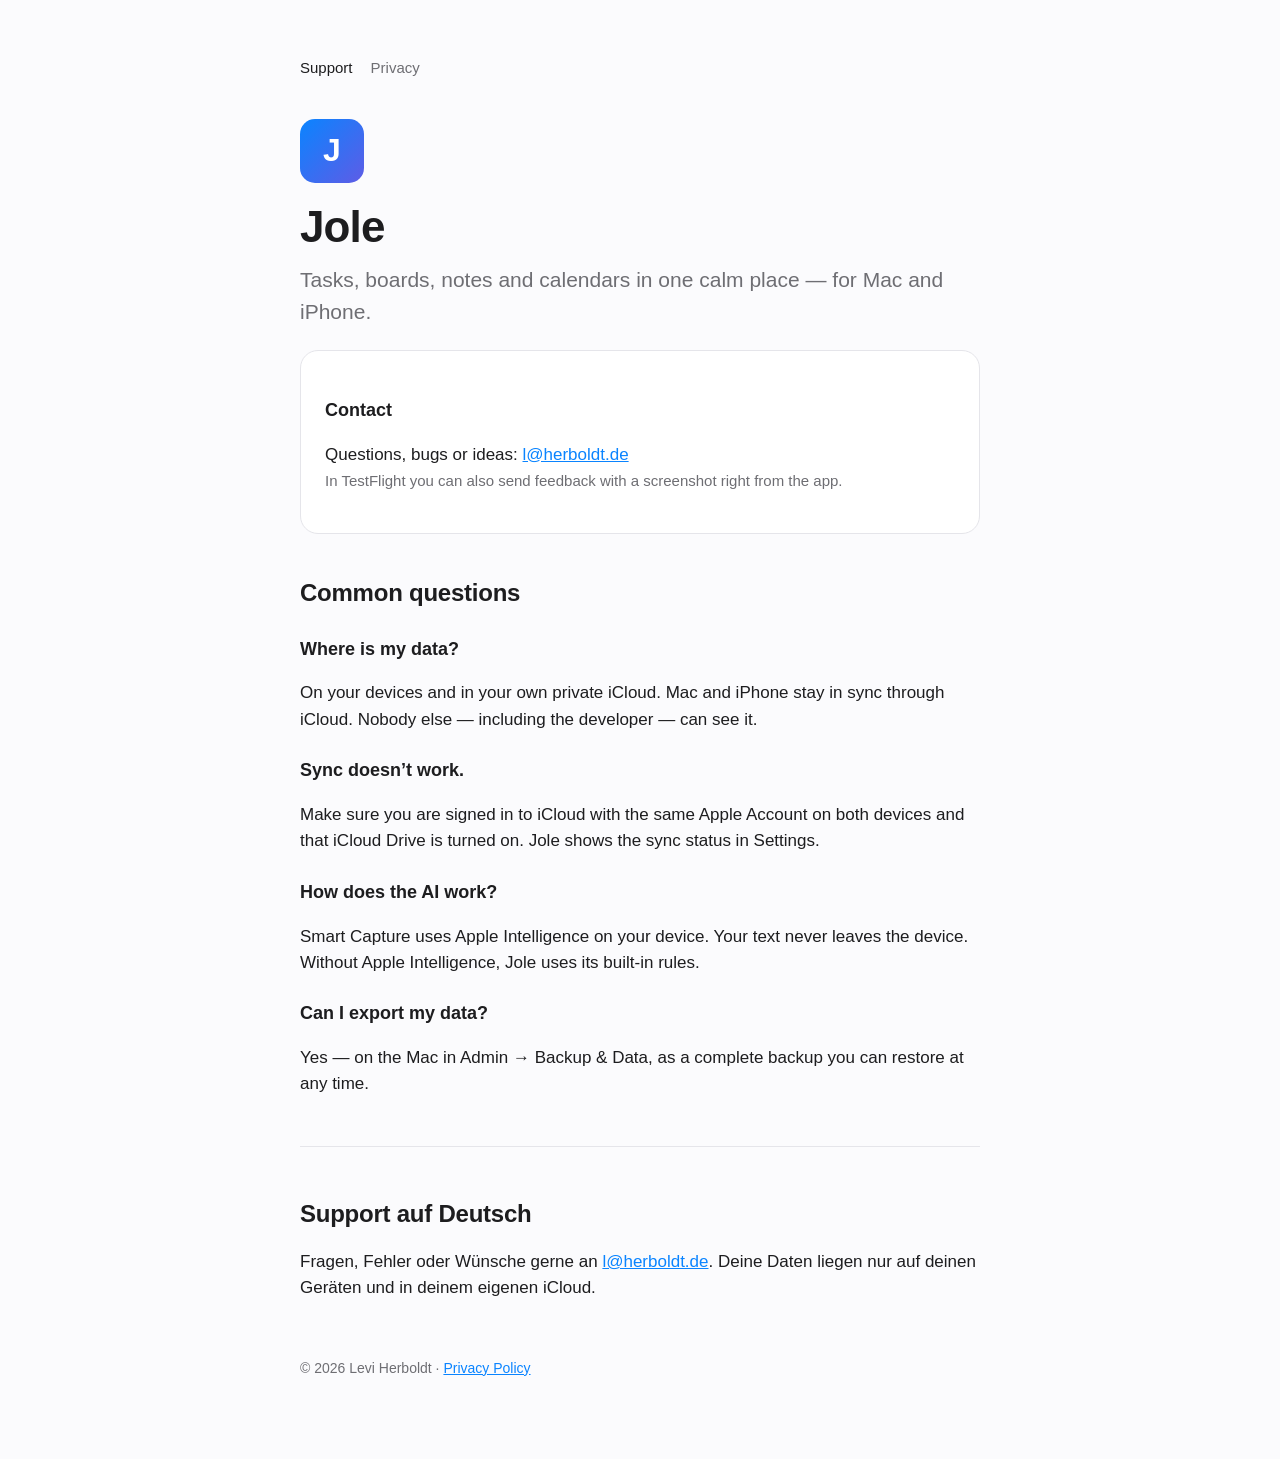
<file: index.html>
<!doctype html>
<html lang="en">
<head>
<meta charset="utf-8">
<meta name="viewport" content="width=device-width, initial-scale=1">
<title>Jole – Support</title>
<link rel="stylesheet" href="style.css">
</head>
<body>
<main>
  <nav><a href="./" aria-current="page">Support</a><a href="privacy.html">Privacy</a></nav>
  <div class="icon">J</div>
  <h1>Jole</h1>
  <p class="lead">Tasks, boards, notes and calendars in one calm place — for Mac and iPhone.</p>

  <div class="card">
    <h3>Contact</h3>
    <p>Questions, bugs or ideas: <a href="mailto:l@herboldt.de">l@herboldt.de</a><br>
    <span class="muted">In TestFlight you can also send feedback with a screenshot right from the app.</span></p>
  </div>

  <h2>Common questions</h2>
  <h3>Where is my data?</h3>
  <p>On your devices and in your own private iCloud. Mac and iPhone stay in sync through iCloud. Nobody else — including the developer — can see it.</p>
  <h3>Sync doesn’t work.</h3>
  <p>Make sure you are signed in to iCloud with the same Apple Account on both devices and that iCloud Drive is turned on. Jole shows the sync status in Settings.</p>
  <h3>How does the AI work?</h3>
  <p>Smart Capture uses Apple Intelligence on your device. Your text never leaves the device. Without Apple Intelligence, Jole uses its built-in rules.</p>
  <h3>Can I export my data?</h3>
  <p>Yes — on the Mac in Admin → Backup &amp; Data, as a complete backup you can restore at any time.</p>

  <hr>
  <h2 lang="de">Support auf Deutsch</h2>
  <p lang="de">Fragen, Fehler oder Wünsche gerne an <a href="mailto:l@herboldt.de">l@herboldt.de</a>. Deine Daten liegen nur auf deinen Geräten und in deinem eigenen iCloud.</p>

  <footer>© 2026 Levi Herboldt · <a href="privacy.html">Privacy Policy</a></footer>
</main>
</body>
</html>
</file>
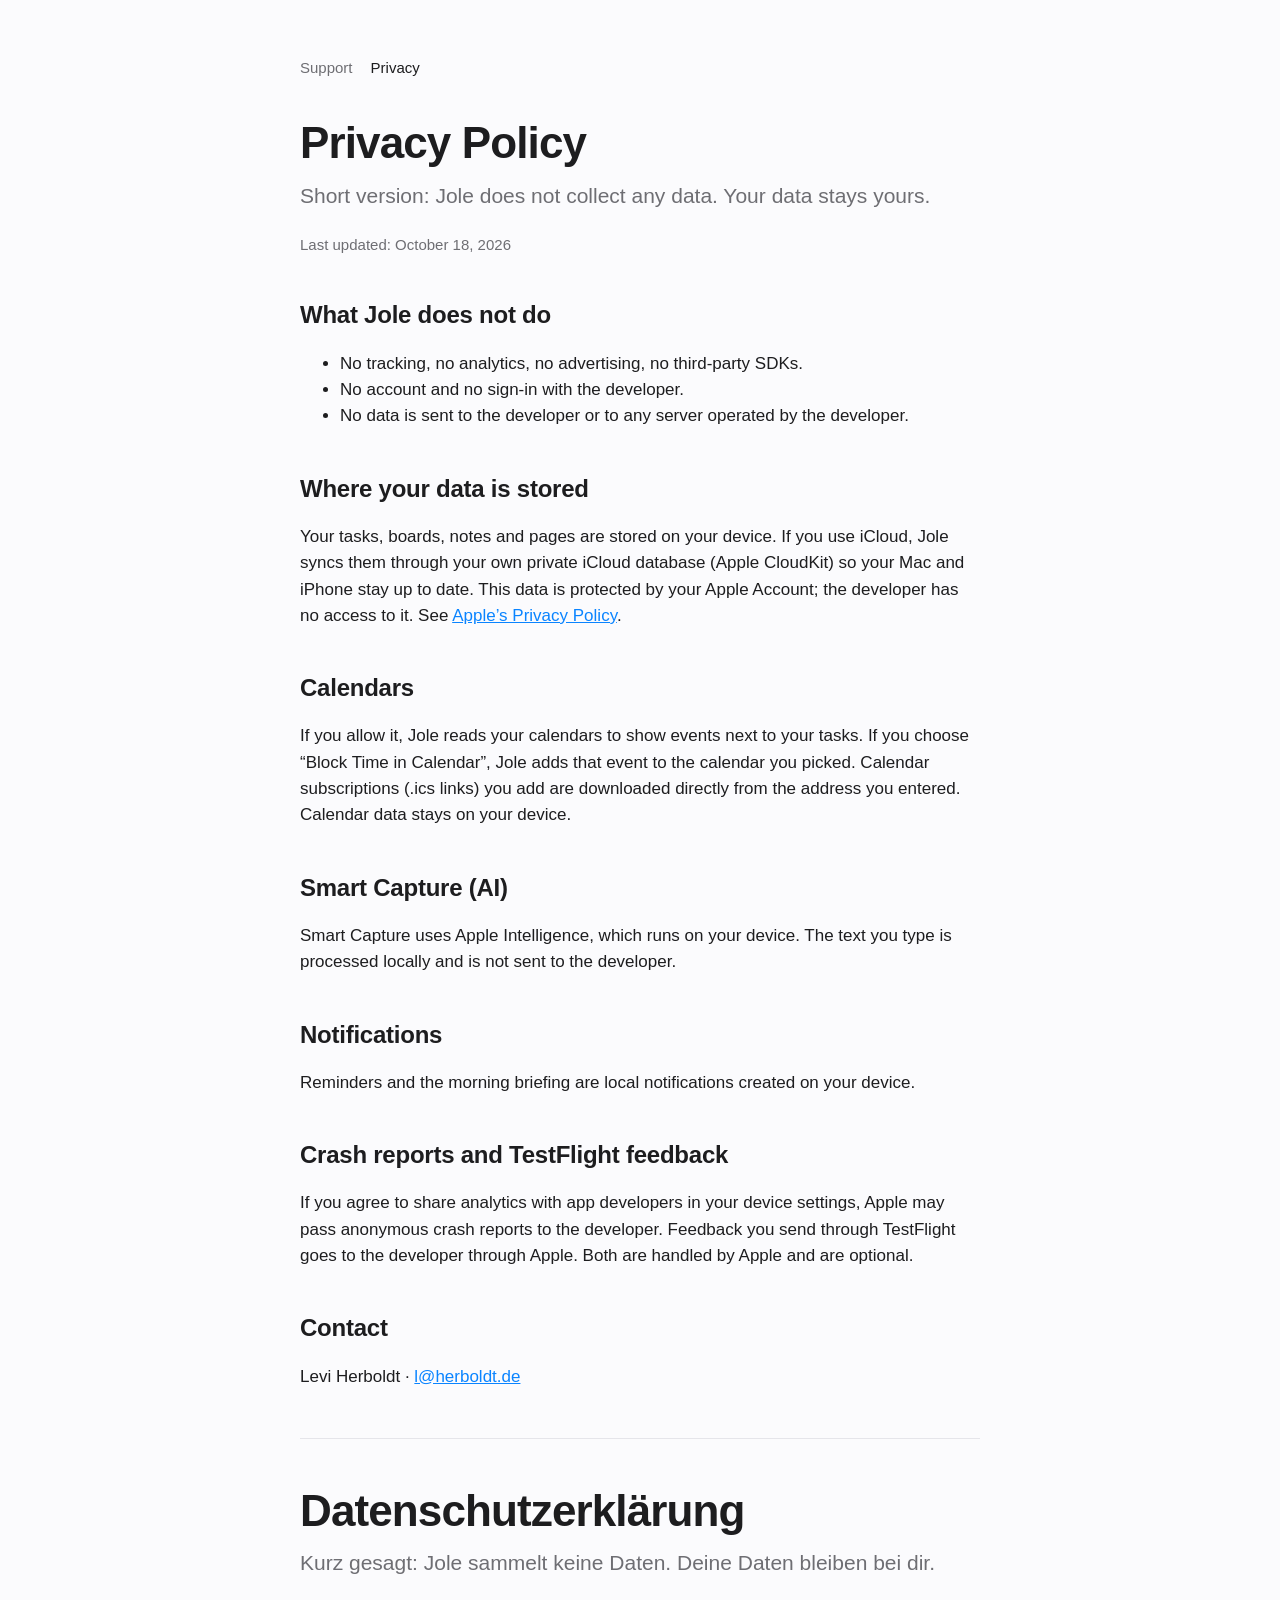
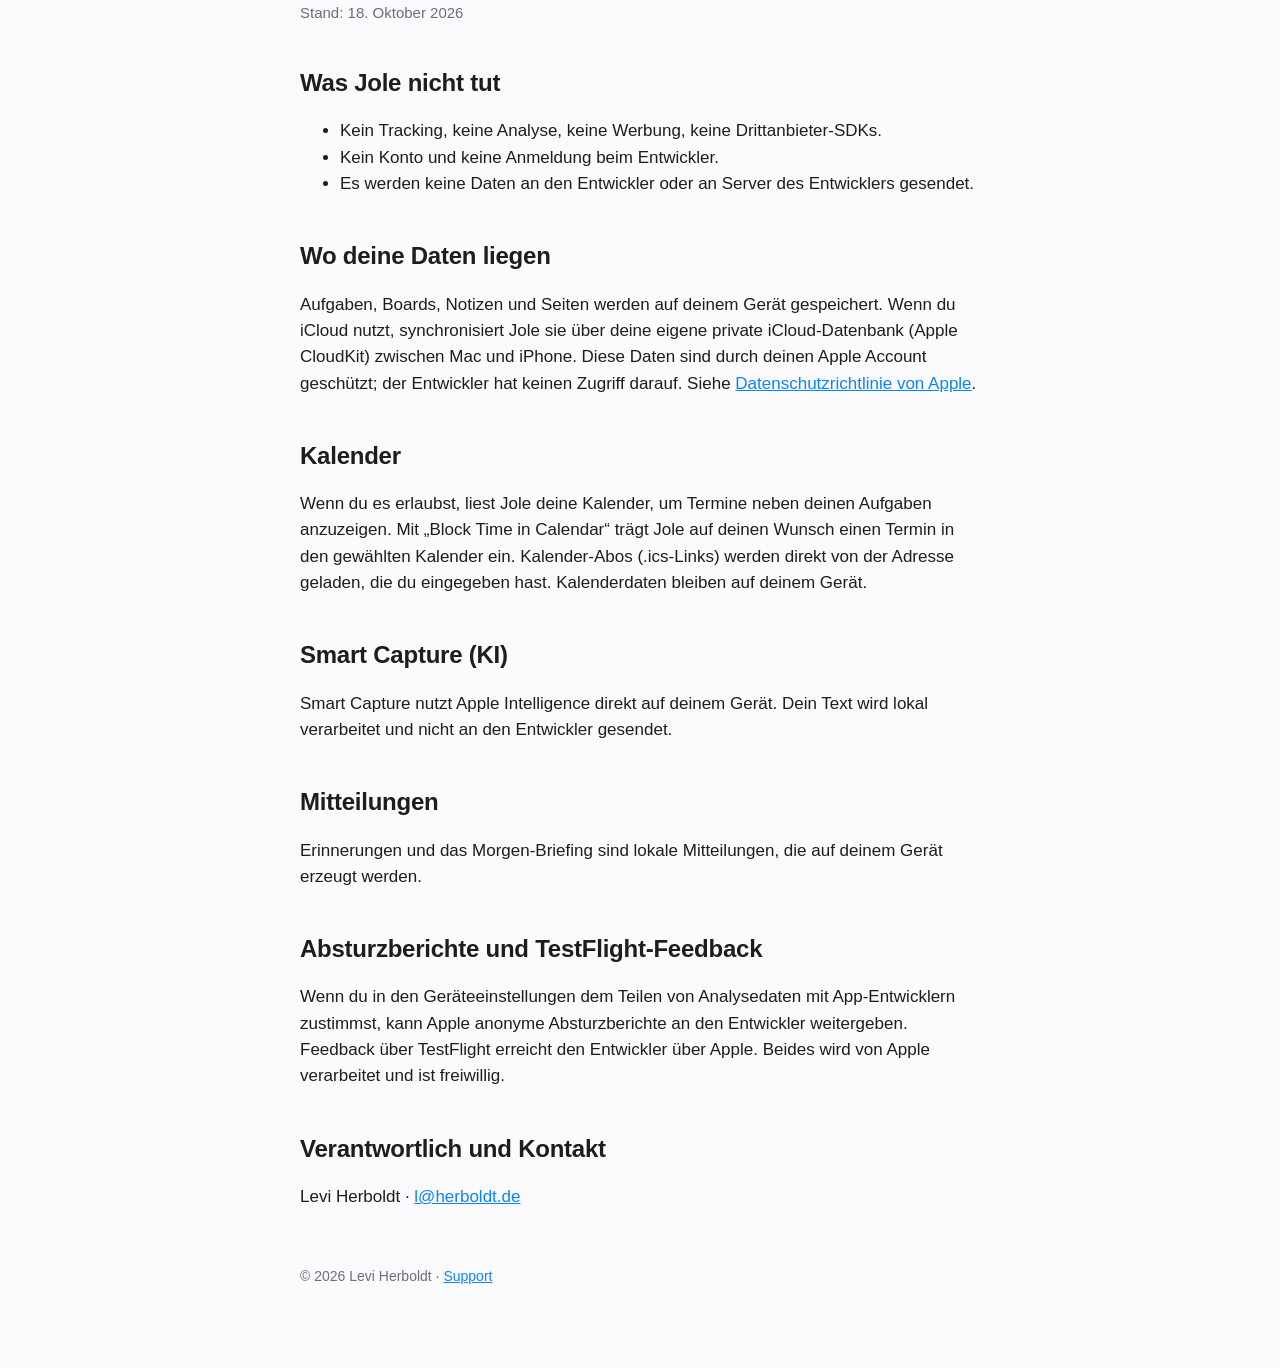
<file: privacy.html>
<!doctype html>
<html lang="en">
<head>
<meta charset="utf-8">
<meta name="viewport" content="width=device-width, initial-scale=1">
<title>Jole – Privacy Policy</title>
<link rel="stylesheet" href="style.css">
</head>
<body>
<main>
  <nav><a href="./">Support</a><a href="privacy.html" aria-current="page">Privacy</a></nav>
  <h1>Privacy Policy</h1>
  <p class="lead">Short version: Jole does not collect any data. Your data stays yours.</p>
  <p class="muted">Last updated: October 18, 2026</p>

  <h2>What Jole does not do</h2>
  <ul>
    <li>No tracking, no analytics, no advertising, no third-party SDKs.</li>
    <li>No account and no sign-in with the developer.</li>
    <li>No data is sent to the developer or to any server operated by the developer.</li>
  </ul>

  <h2>Where your data is stored</h2>
  <p>Your tasks, boards, notes and pages are stored on your device. If you use iCloud, Jole syncs them through your own private iCloud database (Apple CloudKit) so your Mac and iPhone stay up to date. This data is protected by your Apple Account; the developer has no access to it. See <a href="https://www.apple.com/legal/privacy/">Apple’s Privacy Policy</a>.</p>

  <h2>Calendars</h2>
  <p>If you allow it, Jole reads your calendars to show events next to your tasks. If you choose “Block Time in Calendar”, Jole adds that event to the calendar you picked. Calendar subscriptions (.ics links) you add are downloaded directly from the address you entered. Calendar data stays on your device.</p>

  <h2>Smart Capture (AI)</h2>
  <p>Smart Capture uses Apple Intelligence, which runs on your device. The text you type is processed locally and is not sent to the developer.</p>

  <h2>Notifications</h2>
  <p>Reminders and the morning briefing are local notifications created on your device.</p>

  <h2>Crash reports and TestFlight feedback</h2>
  <p>If you agree to share analytics with app developers in your device settings, Apple may pass anonymous crash reports to the developer. Feedback you send through TestFlight goes to the developer through Apple. Both are handled by Apple and are optional.</p>

  <h2>Contact</h2>
  <p>Levi Herboldt · <a href="mailto:l@herboldt.de">l@herboldt.de</a></p>

  <hr>

  <section lang="de">
  <h1>Datenschutzerklärung</h1>
  <p class="lead">Kurz gesagt: Jole sammelt keine Daten. Deine Daten bleiben bei dir.</p>
  <p class="muted">Stand: 18. Oktober 2026</p>

  <h2>Was Jole nicht tut</h2>
  <ul>
    <li>Kein Tracking, keine Analyse, keine Werbung, keine Drittanbieter-SDKs.</li>
    <li>Kein Konto und keine Anmeldung beim Entwickler.</li>
    <li>Es werden keine Daten an den Entwickler oder an Server des Entwicklers gesendet.</li>
  </ul>

  <h2>Wo deine Daten liegen</h2>
  <p>Aufgaben, Boards, Notizen und Seiten werden auf deinem Gerät gespeichert. Wenn du iCloud nutzt, synchronisiert Jole sie über deine eigene private iCloud-Datenbank (Apple CloudKit) zwischen Mac und iPhone. Diese Daten sind durch deinen Apple Account geschützt; der Entwickler hat keinen Zugriff darauf. Siehe <a href="https://www.apple.com/de/legal/privacy/">Datenschutzrichtlinie von Apple</a>.</p>

  <h2>Kalender</h2>
  <p>Wenn du es erlaubst, liest Jole deine Kalender, um Termine neben deinen Aufgaben anzuzeigen. Mit „Block Time in Calendar“ trägt Jole auf deinen Wunsch einen Termin in den gewählten Kalender ein. Kalender-Abos (.ics-Links) werden direkt von der Adresse geladen, die du eingegeben hast. Kalenderdaten bleiben auf deinem Gerät.</p>

  <h2>Smart Capture (KI)</h2>
  <p>Smart Capture nutzt Apple Intelligence direkt auf deinem Gerät. Dein Text wird lokal verarbeitet und nicht an den Entwickler gesendet.</p>

  <h2>Mitteilungen</h2>
  <p>Erinnerungen und das Morgen-Briefing sind lokale Mitteilungen, die auf deinem Gerät erzeugt werden.</p>

  <h2>Absturzberichte und TestFlight-Feedback</h2>
  <p>Wenn du in den Geräteeinstellungen dem Teilen von Analysedaten mit App-Entwicklern zustimmst, kann Apple anonyme Absturzberichte an den Entwickler weitergeben. Feedback über TestFlight erreicht den Entwickler über Apple. Beides wird von Apple verarbeitet und ist freiwillig.</p>

  <h2>Verantwortlich und Kontakt</h2>
  <p>Levi Herboldt · <a href="mailto:l@herboldt.de">l@herboldt.de</a></p>
  </section>

  <footer>© 2026 Levi Herboldt · <a href="./">Support</a></footer>
</main>
</body>
</html>
</file>
<file: style.css>
:root { --bg: #fbfbfd; --fg: #1d1d1f; --muted: #6e6e73; --card: #ffffff; --line: #e5e5ea; --accent: #0a84ff; }
@media (prefers-color-scheme: dark) { :root { --bg: #000; --fg: #f5f5f7; --muted: #a1a1a6; --card: #1c1c1e; --line: #2c2c2e; --accent: #0a84ff; } }
* { box-sizing: border-box; }
body { margin: 0; background: var(--bg); color: var(--fg); font: 17px/1.55 -apple-system, BlinkMacSystemFont, "SF Pro Text", "Helvetica Neue", sans-serif; -webkit-font-smoothing: antialiased; }
main { max-width: 720px; margin: 0 auto; padding: 56px 20px 80px; }
nav { display: flex; gap: 18px; font-size: 15px; margin-bottom: 40px; }
nav a { color: var(--muted); text-decoration: none; }
nav a:hover, nav a[aria-current] { color: var(--fg); }
h1 { font-size: 44px; line-height: 1.1; letter-spacing: -0.02em; margin: 0 0 12px; }
h2 { font-size: 24px; letter-spacing: -0.01em; margin: 40px 0 8px; }
h3 { font-size: 18px; margin: 24px 0 4px; }
p, li { color: var(--fg); }
.lead { font-size: 21px; color: var(--muted); margin-top: 0; }
.card { background: var(--card); border: 1px solid var(--line); border-radius: 18px; padding: 22px 24px; margin: 20px 0; }
.icon { width: 64px; height: 64px; border-radius: 15px; background: linear-gradient(135deg, #0a84ff, #5e5ce6); display: grid; place-items: center; color: #fff; font-size: 32px; font-weight: 700; margin-bottom: 20px; }
a { color: var(--accent); }
.muted { color: var(--muted); font-size: 15px; }
hr { border: none; border-top: 1px solid var(--line); margin: 48px 0; }
footer { color: var(--muted); font-size: 14px; margin-top: 56px; }
</file>
